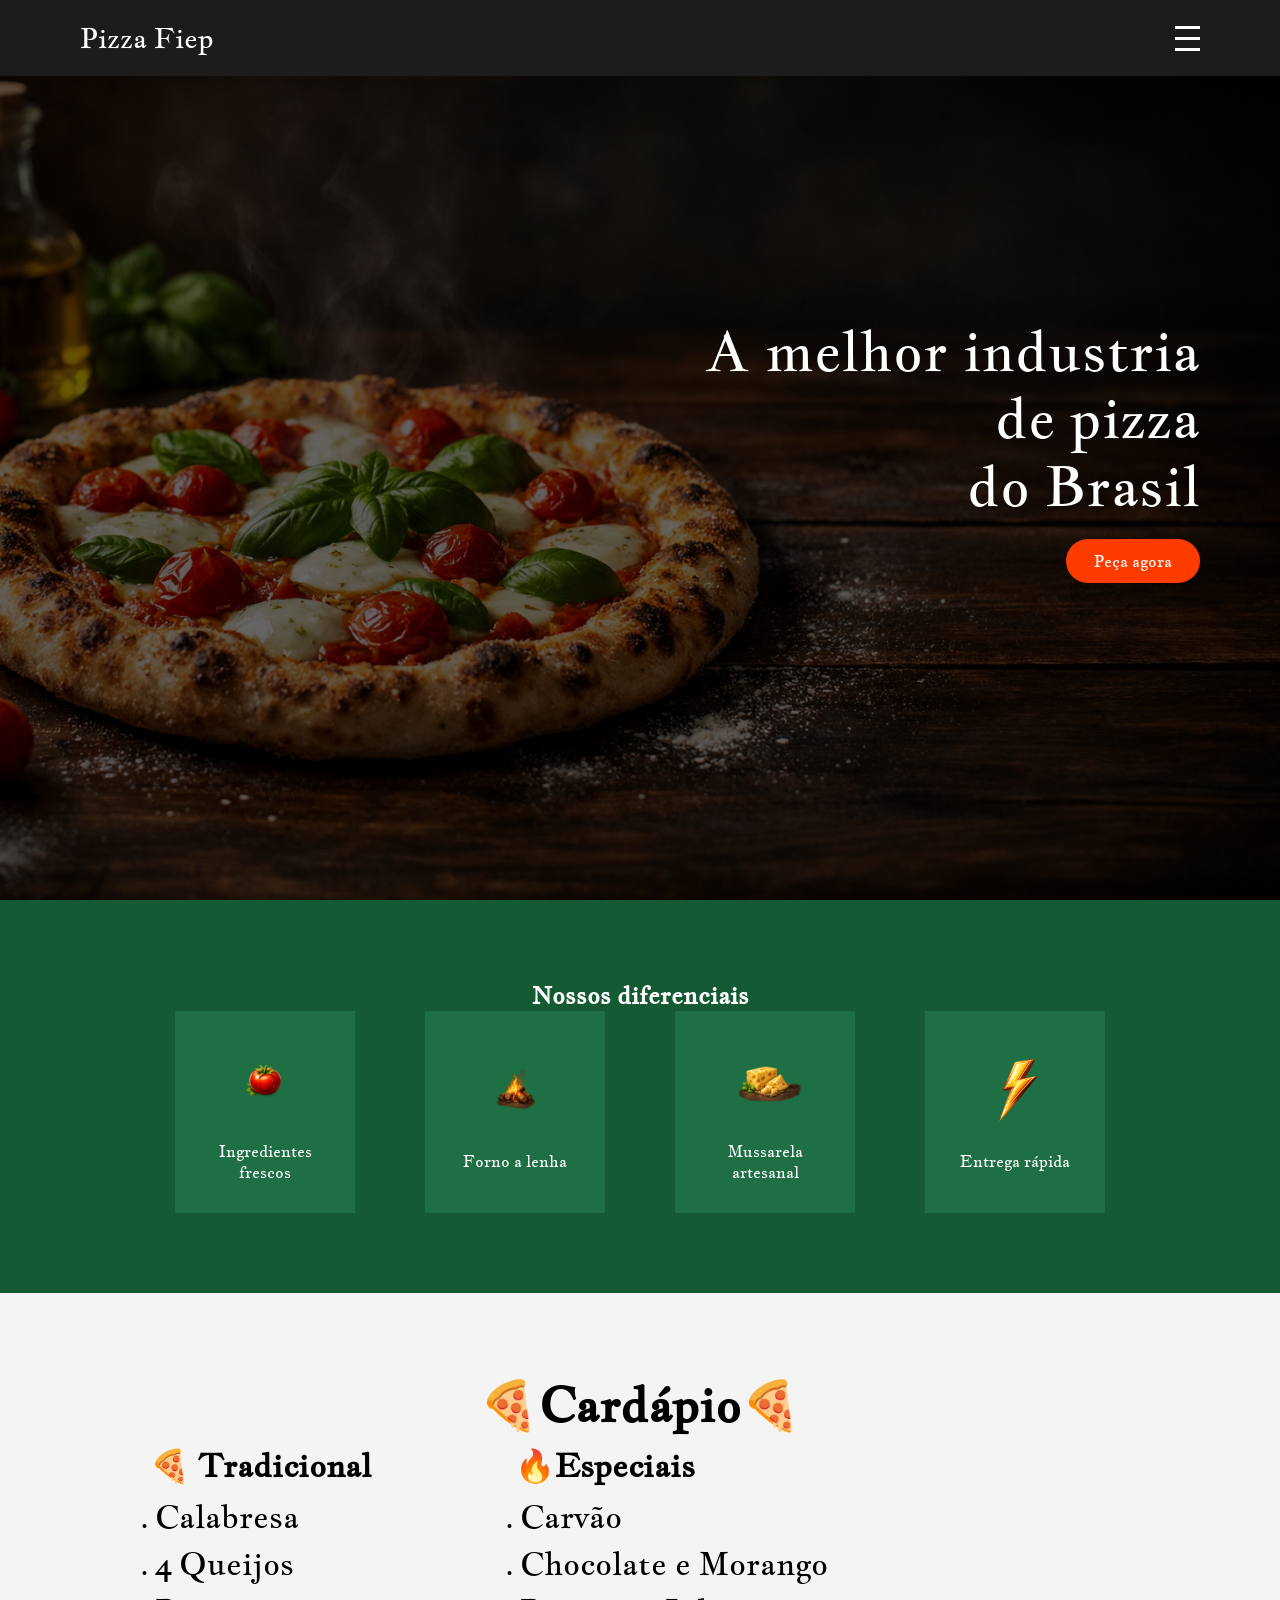
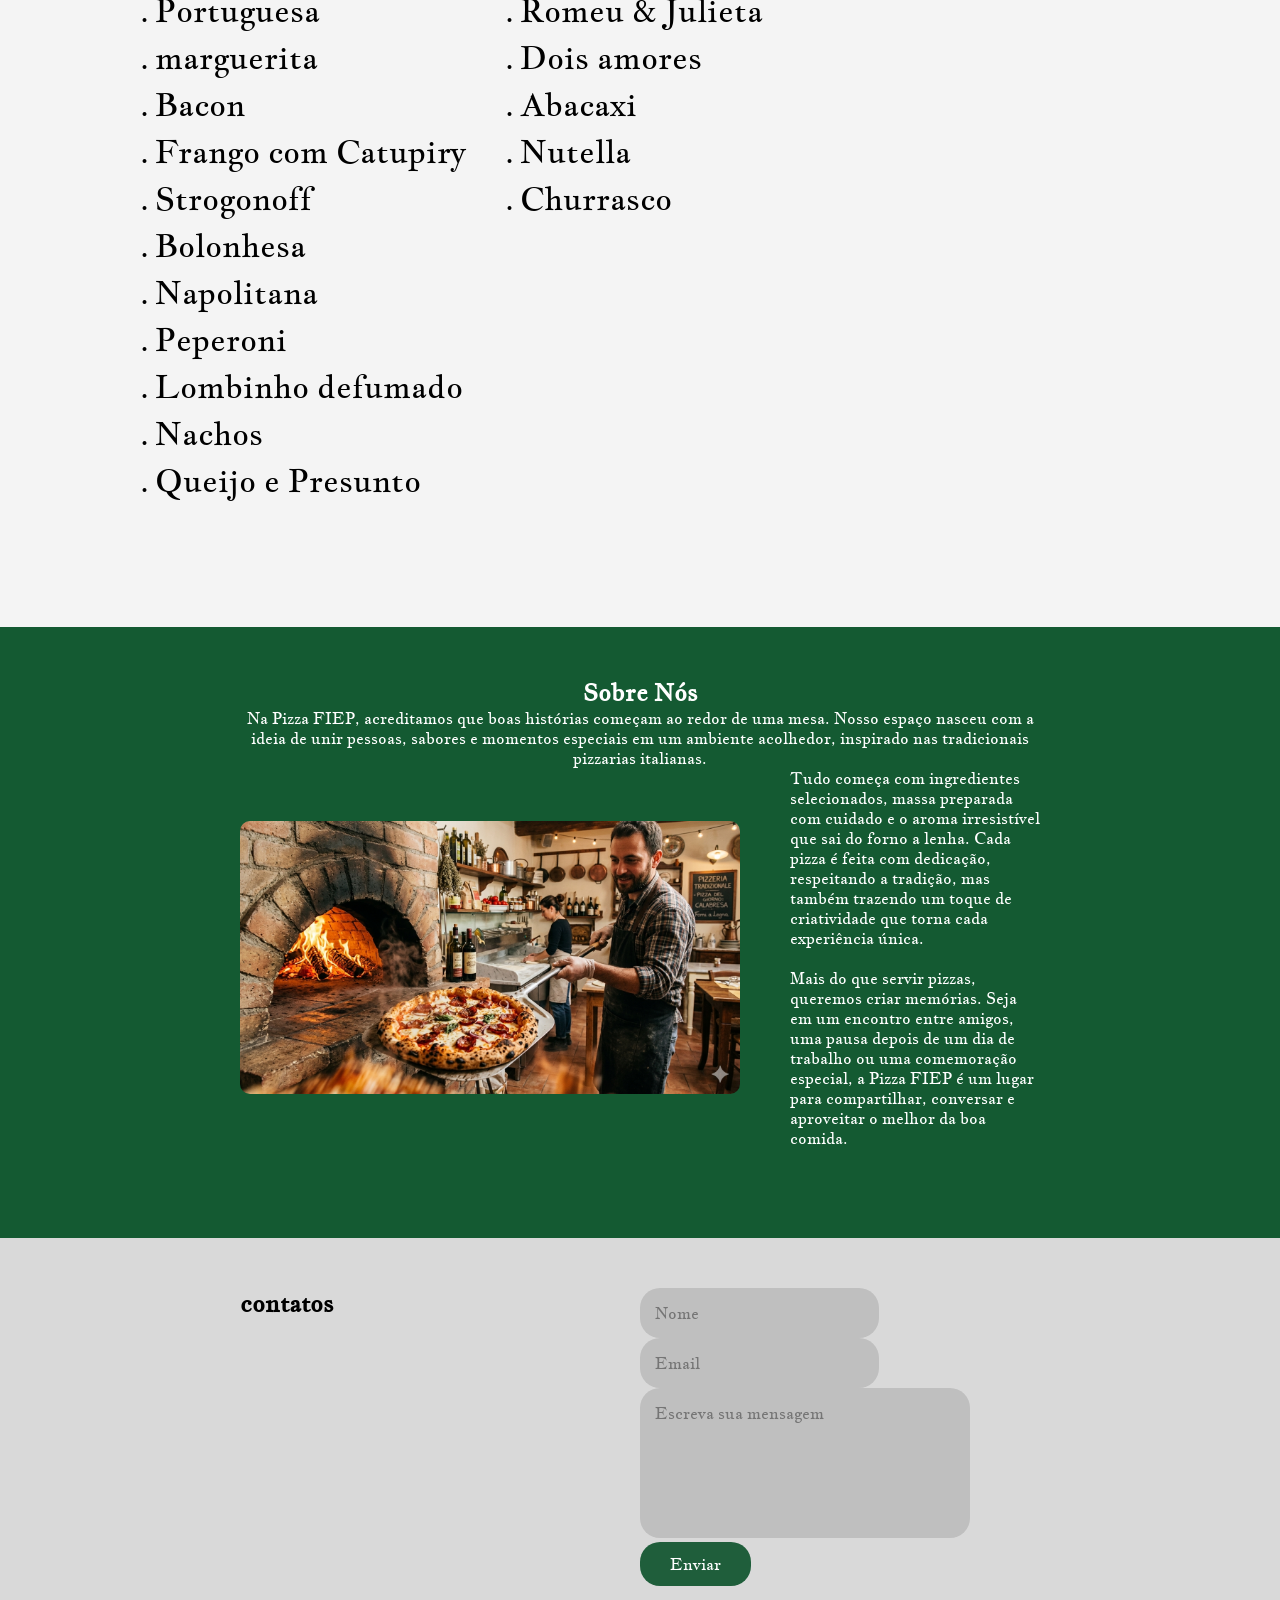
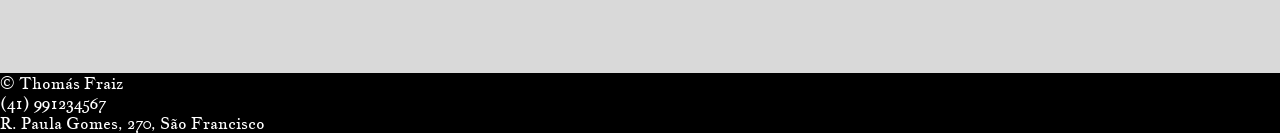
<file: tds/index.html>
<!doctype html>
<html lang="pt-BR">

<head>
    <meta charset="UTF-8" />
    <meta name="viewport" content="width=device-width, initial-scale=1.0" />
    <title>Pizza Fiep</title>
    <link rel="stylesheet" href="./style.css" />
</head>

<body>
    <!-- MENU -->
    <header class="header">
        <h1 class="logo">Pizza Fiep</h1>

        <div class="menu-toggle" id="menu-toggle">
            <span></span>
            <span></span>
            <span></span>
        </div>
        <nav class="menu" id="menu">
            <a href="#hero">Home</a>
            <a href="#cardapio">Cardápio</a>
            <a href="#sobre">Sobre</a>
            <a href="#contato">Contato</a>
        </nav>
    </header>
    <!-- HERO -->
    <section class="hero" id="hero">
        <div class="overlay">
            <div class="hero-text">
                <h2>
                    A melhor industria <br /> de pizza <br /> do Brasil
                </h2>
                <button>Peça agora</button>
            </div>
        </div>
    </section>
    <div class="overlay-menu" id="overlay"></div>
    <section class="diferenciais">
        <h2>Nossos diferenciais</h2>
        <div class="cards">
            <div class="card">
                <img src="./tomate.png" alt="Tomate" />
                <p>Ingredientes frescos</p>
            </div>
            <div class="card">
                <img src="./fogo.png" alt="Fogo" />
                <p>Forno a lenha</p>
            </div>
            <div class="card">
                <img src="./queijo.png" alt="Queijo" />
                <p>Mussarela artesanal</p>
            </div>
            <div class="card">
                <img src="./relampago.png" alt="Relampago" />
                <p>Entrega rápida</p>
            </div>
        </div>
    </section>
    <section class="cardapio" id="cardapio">
        <h2>🍕Cardápio🍕</h2>
        <div class="lista">
            <ul data-title="🍕 Tradicional">
                <li>Calabresa</li>
                <li>4 Queijos</li>
                <li>Portuguesa</li>
                <li>marguerita</li>
                <li>Bacon</li>
                <li>Frango com Catupiry</li>
                <li>Strogonoff</li>
                <li>Bolonhesa</li>
                <li>Napolitana</li>
                <li>Peperoni</li>
                <li>Lombinho defumado</li>
                <li>Nachos</li>
                <li>Queijo e Presunto</li>
            </ul>
            <ul data-title="🔥Especiais">
                <li>Carvão</li>
                <li>Chocolate e Morango</li>
                <li>Romeu & Julieta</li>
                <li>Dois amores</li>
                <li>Abacaxi</li>
                <li>Nutella</li>
                <li>Churrasco</li>
            </ul>
        </div>
    </section>
    <section class="sobre" id="sobre">
        <div class="conteudo">
            <h2>Sobre Nós</h2>

            <div class="textoC">
                <p>
                    Na Pizza FIEP, acreditamos que boas histórias começam ao redor de uma mesa. Nosso espaço nasceu com a ideia de unir pessoas, sabores e momentos especiais em um ambiente acolhedor, inspirado nas tradicionais pizzarias italianas.
                </p>
                <div class="pizzaiolo">
                    <img src="Gemini_Generated_Image_4bzopk4bzopk4bzo.png" alt="IApizza" />

                    <div class="textoL">
                        <p>
                            Tudo começa com ingredientes selecionados, massa preparada com cuidado e o aroma irresistível que sai do forno a lenha. Cada pizza é feita com dedicação, respeitando a tradição, mas também trazendo um toque de criatividade que torna cada experiência única.
                            <br />
                            <br />Mais do que servir pizzas, queremos criar memórias. Seja em um encontro entre amigos, uma pausa depois de um dia de trabalho ou uma comemoração especial, a Pizza FIEP é um lugar para compartilhar, conversar e aproveitar
                            o melhor da boa comida.
                        </p>
                    </div>
                </div>
            </div>
        </div>
    </section>

    <section class="contato" id="contato">
        <div>
            <h2 style="color: black">contatos</h2>
            <div>
                <iframe src="https://www.google.com/maps/embed?pb=!1m18!1m12!1m3!1d3603.4007730360013!2d-49.27483312385781!3d-25.424861432689877!2m3!1f0!2f0!3f0!3m2!1i1024!2i768!4f13.1!3m3!1m2!1s0x94dce411bd7d31bd%3A0xd55f5236caf94127!2sR.%20Paula%20Gomes%2C%20270%20-%20S%C3%A3o%20Francisco%2C%20Curitiba%20-%20PR%2C%2080510-070!5e0!3m2!1spt-BR!2sbr!4v1777907137975!5m2!1spt-BR!2sbr"
                    width="400" height="300" style="border: 0" allowfullscreen="" loading="lazy" referrerpolicy="no-referrer-when-downgrade"></iframe>
            </div>
        </div>
        <div class="forms">
            <form method="post" id="whatsappForm">
                <input type="hidden" name="id" value="3" />

                <div class="formN">
                    <label for="name"></label>
                    <input type="text" id="name" name="name" placeholder="Nome" required />
                </div>
                <div class="formE">
                    <label for="email"></label>
                    <input type="email" name="email" id="email" placeholder="Email" required />
                </div>
                <div class="formSG">
                    <label for="mensagem"></label>
                    <textarea name="mensagem" id="mensagem" cols="30" rows="10" placeholder="Escreva sua mensagem"></textarea>
                </div>
                <div class="formB">
                    <button type="submit" class="btn btn-primary w-100">Enviar</button>
                </div>
            </form>
        </div>
    </section>

    <footer class="rodape">
        <div>
            <p>&copy; Thomás Fraiz</p>
        </div>
        <div>
            <p>(41) 991234567</p>
            <p>R. Paula Gomes, 270, São Francisco</p>
        </div>
    </footer>
    <script src="script.js"></script>
</body>

</html>
</file>
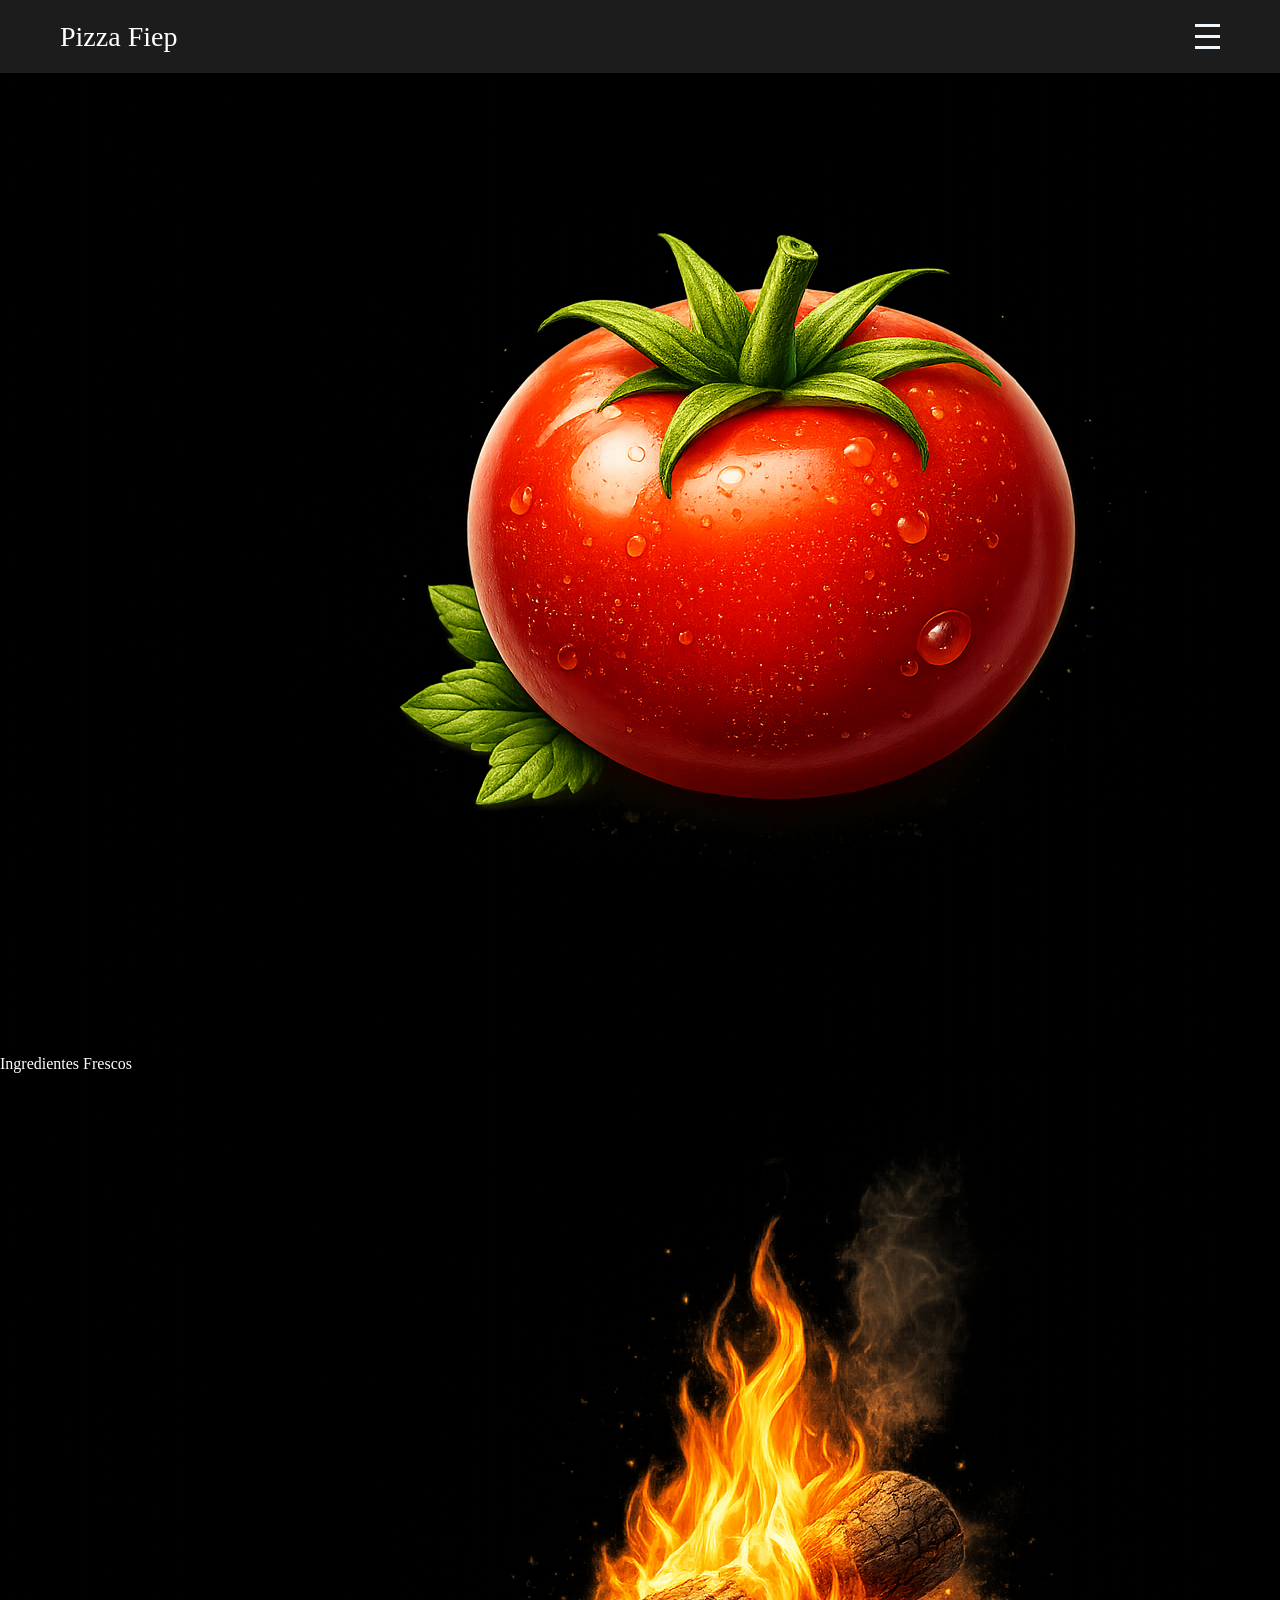
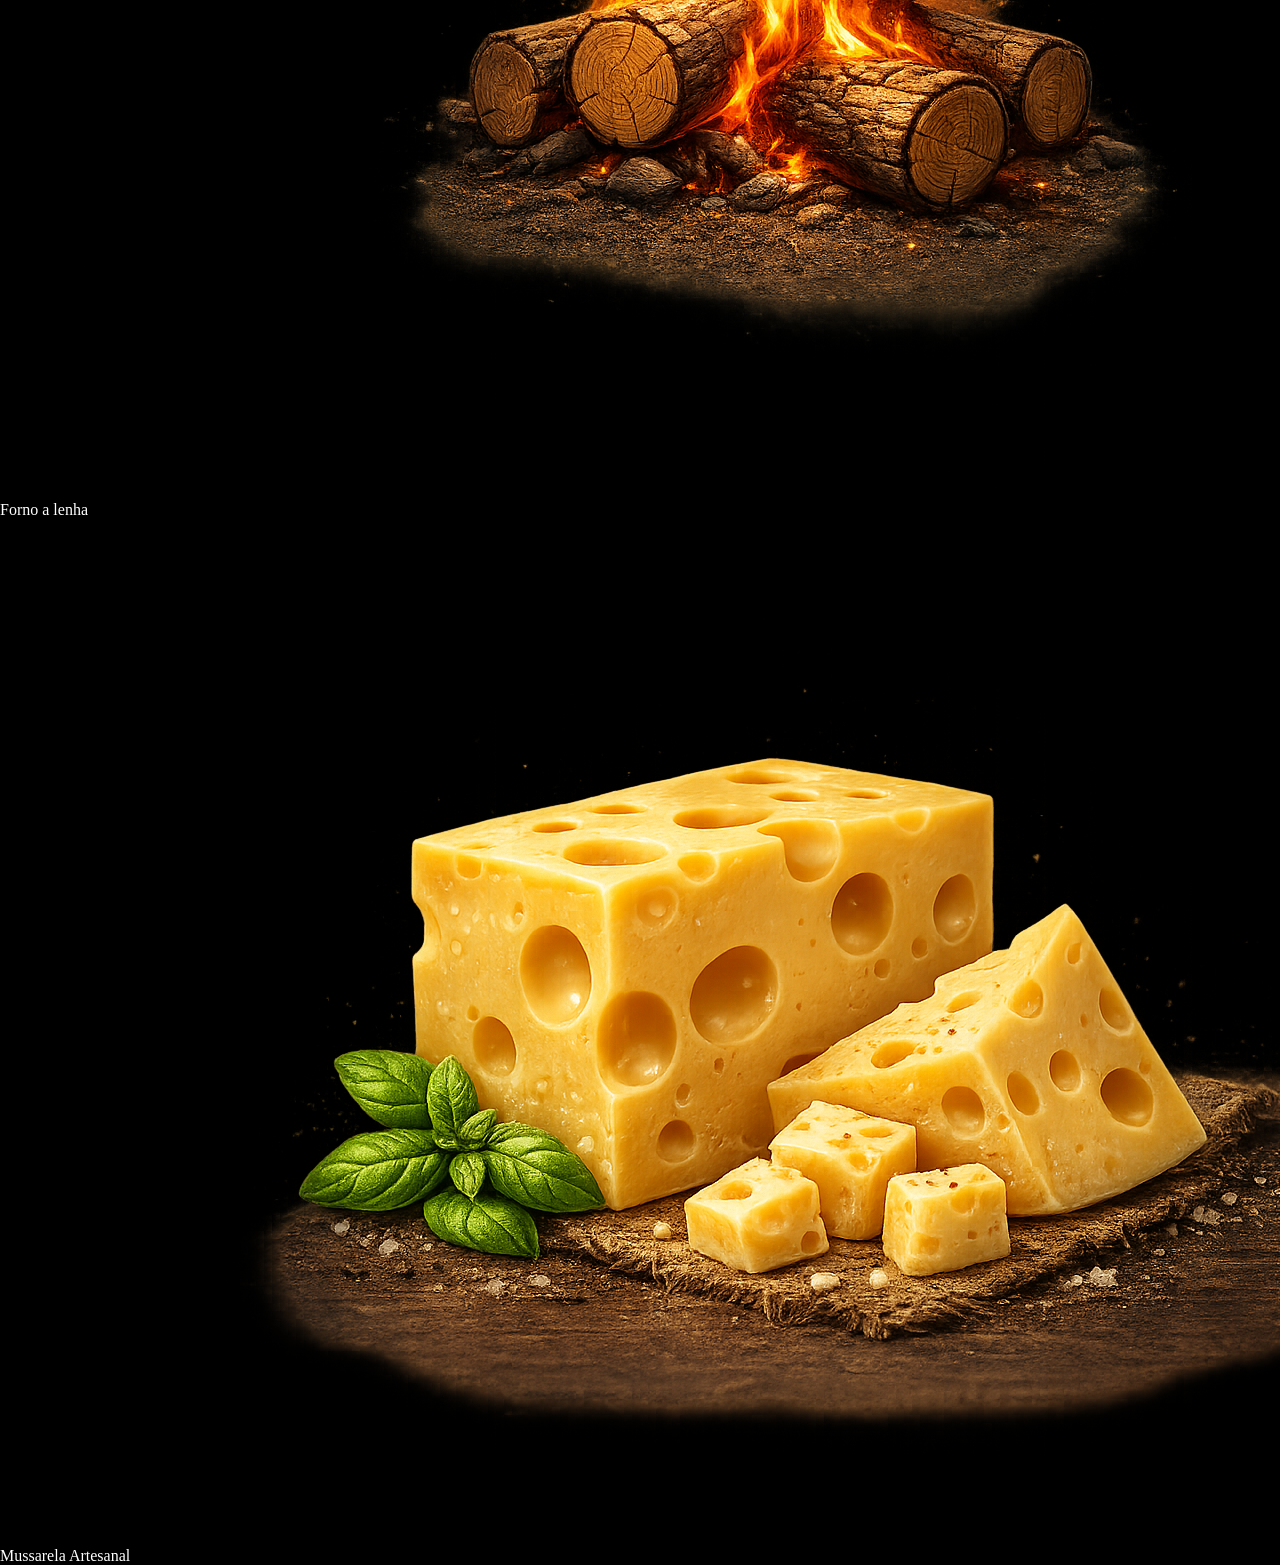
<file: pizza.html>
<!DOCTYPE html>
<html lang="PT-br">
<head>
    <meta charset="UTF-8">
    <meta name="viewport" content="width=device-width, initial-scale=1.0">
    <title>Pizza Fiep</title>
    <link rel="stylesheet" href="pizza.css">
</head>
<body>
    <header class="header">
        <h1 class="logo">Pizza Fiep</h1>

        <div class="menu-toggle" id="menu-toggle">
            <span></span>
            <span></span>
            <span></span>
        </div>

        <nav class="menu" id="menu">
            <a href="#">Home</a>
            <a href="#">Cardápio</a>
            <a href="#">Sobre</a>
            <a href="#">Contato</a>
        </nav>
    </header>
    <div class="overlay-menu" id="overlay-menu"></div>

    <section class="diferenciais">
        <h2>Nossos diferenciais</h2>
        <div class="card"> <img src="/tomate.png" alt="tomate">
        <p>Ingredientes Frescos</p>
        </div>
        <div class="card"> <img src="/fogo.png" alt="fogueira">
        <p>Forno a lenha</p>
        </div>
        <div class="card"> <img src="/queijo.png" alt="queijo">
        <p>Mussarela Artesanal</p>
        </div>
    </section>

    <script src="pizza.js"></script>
</body>
</html>
</file>
<file: tds/style.css>
@import url("https://fonts.googleapis.com/css2?family=Jacques+Francois&display=swap");
@import url("https://fonts.googleapis.com/css2?family=Cinzel:wght@400..900&display=swap");
* {
    margin: 0;
    padding: 0;
    box-sizing: border-box;
    font-family: Jacques Francois, Cinzel;
    cursor: grab;
}

body {
    background: #f4f4f4;
    color: #fff;
}


/* ******************************* HEADER **********************************/

.header {
    position: absolute;
    width: 100%;
    top: 0;
    left: 0;
    background-color: #1c1c1c;
    display: flex;
    justify-content: space-between;
    align-items: center;
    padding: 20px 80px;
    z-index: 1000;
}

.logo {
    font-size: 28px;
    font-weight: 500;
}


/*  */

.menu-toggle {
    display: flex;
    flex-direction: column;
    cursor: pointer;
    z-index: 1100;
}

.menu-toggle span {
    width: 25px;
    height: 3px;
    background: white;
    margin: 4px 0;
    transition: 0.3s;
}


/*  */

.menu {
    position: fixed;
    top: 0;
    right: -100%;
    width: 70%;
    height: 100vh;
    background: #111;
    display: flex;
    flex-direction: column;
    padding: 80px 40px;
    transition: 0.4s ease;
}

.menu a {
    margin: 15px 0;
    text-decoration: none;
    color: white;
    font-size: 18px;
}

.menu.active {
    right: 0;
}


/*  */

.overlay-menu {
    position: fixed;
    top: 0;
    left: 0;
    width: 100%;
    height: 100%;
    background: rgba(0, 0, 0, 0.6);
    opacity: 0;
    visibility: hidden;
    transition: 0.3s;
    z-index: 900;
}

.overlay-menu.active {
    opacity: 1;
    visibility: visible;
}

.hero {
    height: 100vh;
    background: url("./pizza-Fundo.png") center/cover no-repeat;
    position: relative;
}

.overlay {
    background: rgba(0, 0, 0, 0.6);
    height: 100vh;
    display: flex;
    align-items: center;
    justify-content: flex-end;
    padding: 0 80px;
}

.hero-text h2 {
    font-size: 56px;
    font-weight: 300;
    line-height: 1.2;
    margin-bottom: 20px;
}

.hero-text {
    max-width: 500px;
    text-align: right;
}

.hero-text button {
    padding: 12px 28px;
    background: #ff3c00;
    border: none;
    color: white;
    border-radius: 70px;
    font-size: 16px;
    cursor: pointer;
    transition: 0.3s;
}

.hero-text button:hover {
    background: rebeccapurple;
}


/* ***************DIFERENCIAIS************* */

.diferenciais {
    background: #145a32;
    padding: 80px 20px;
    text-align: center;
}

.diferencias h2 {
    margin-bottom: 50px;
    font-size: 28px;
}


/* GRID */

.cards {
    display: flex;
    justify-content: center;
    gap: 30px;
    flex-wrap: wrap;
}

.card {
    background: #1e6f43;
    padding: 30px;
    margin: 0 20px;
    border-radius: 12 px;
    width: 180px;
    display: flex;
    flex-direction: column;
    align-items: center;
    justify-content: center;
    transition: 0.3s;
}

.card:hover {
    transform: translateY(-8px);
}

.card img {
    width: 80px;
    height: 80px;
    object-fit: contain;
    margin-bottom: 20px;
}

.card p {
    font-size: 16px;
    line-height: 1.3;
}

.cardapio {
    background: #f4f4f4;
    color: #000;
    padding: 80px 20px;
    text-align: center;
}

.cardapio {
    font-size: 32px;
    margin-bottom: 40px;
    font-weight: 500;
}

.lista {
    display: flex;
    grid-template-columns: repeat(3, 1fr);
    gap: 40px;
    max-width: 1000px;
    margin: 0 auto;
    text-align: left;
}

.lista ul {
    list-style: none;
}

.lista ul::before {
    content: attr(data-title);
    display: block;
    font-weight: bold;
    margin: 10px;
}

.lista li {
    margin: 6px 0;
    font-weight: 15px;
    position: relative;
    padding-left: 15px;
}

.lista li::before {
    content: ".";
    position: absolute;
    left: 0;
    color: #000;
}

.sobre {
    background-color: #145a32;
    text-align: center;
    padding: 50px;
}

.contato {
    background-color: #000;
}

.rodape {
    background-color: #000;
}

.textoC {
    max-width: 800px;
    margin: 0 auto 40px auto;
}

.textoL {
    max-width: 500px;
    text-align: left;
}

.pizzaiolo {
    display: flex;
    flex-direction: row;
    align-items: center;
    justify-content: center;
    gap: 50px;
}

.pizzaiolo img {
    max-width: 500px;
    border-radius: 10px;
    box-shadow: #111;
}

.contato {
    background-color: #d9d9d9;
    padding: 50px 20px;
    display: flex;
    justify-content: center;
}

.forms {
    width: 400px;
    display: flex;
    flex-direction: column;
    gap: 15px;
}

.forms input,
.forms textarea {
    background-color: #bfbfbf;
    border: none;
    border-radius: 20px;
    padding: 15px;
    font-size: 16px;
    outline: none;
}

.forms textarea {
    height: 150px;
    resize: none;
}

.forms button {
    align-self: flex-end;
    background-color: #1f5e3b;
    color: white;
    border: none;
    border-radius: 20px;
    padding: 12px 30px;
    font-size: 16px;
    cursor: grabbing;
}

.forms button:hover {
    background-color: #174a2e;
}
</file>
<file: pizza.css>
@import url(https://fonts.googleapis.com/css2?family=Jacques+Francois&display=swap);

*{

    margin: 0;
    padding: 0;
    box-sizing: border-box;
    font-family: JaquesFraincois;
}

body{
    background: #000;
    color: #fff;
}

header{
    position: absolute;
    width: 100%;
    top: 0;
    left: 0;
    background-color: #1C1c1c;

    display: flex;
    justify-content: space-between;
    align-items: center;
    padding: 20px 60px;
    z-index: 1000;
}

.logo{
    font-size: 28px;
    font-weight: 500;
}


.menu-toggle{
    display: flex;
    flex-direction: column;
    cursor: pointer;
    z-index: 1100;
}

.menu-toggle span{
    width: 25px;
    height: 3px;
    background-color: aliceblue;
    margin: 4px 0;
    transition: 0.3s;
}

.menu{
    position: fixed;
    top: 0;
    right: -100%;
    width: 70%;
    height: 100vh;
    background: #111;
    display: flex;
    flex-direction: column;
    padding: 80px 40px;
    transition: 0.4s ease;
}

.menu a{
    margin: 15px 0;
    text-decoration: none;
    color: aliceblue;
    font-size: 18px;
}

.menu.active{
    right: 0;
}

.overlay-menu{
    position: flex;
    top: 0;
    left: 0;
    width: 100%;
    height: 100%;
    background: rgba(0, 0, 0, 0.6);
    opacity: 0;
    visibility: hidden;
    transition: 0.3s;
    z-index: 900;
}

.overlay-menu.active{
    opacity: 1;
    visibility: visible;
}
</file>
